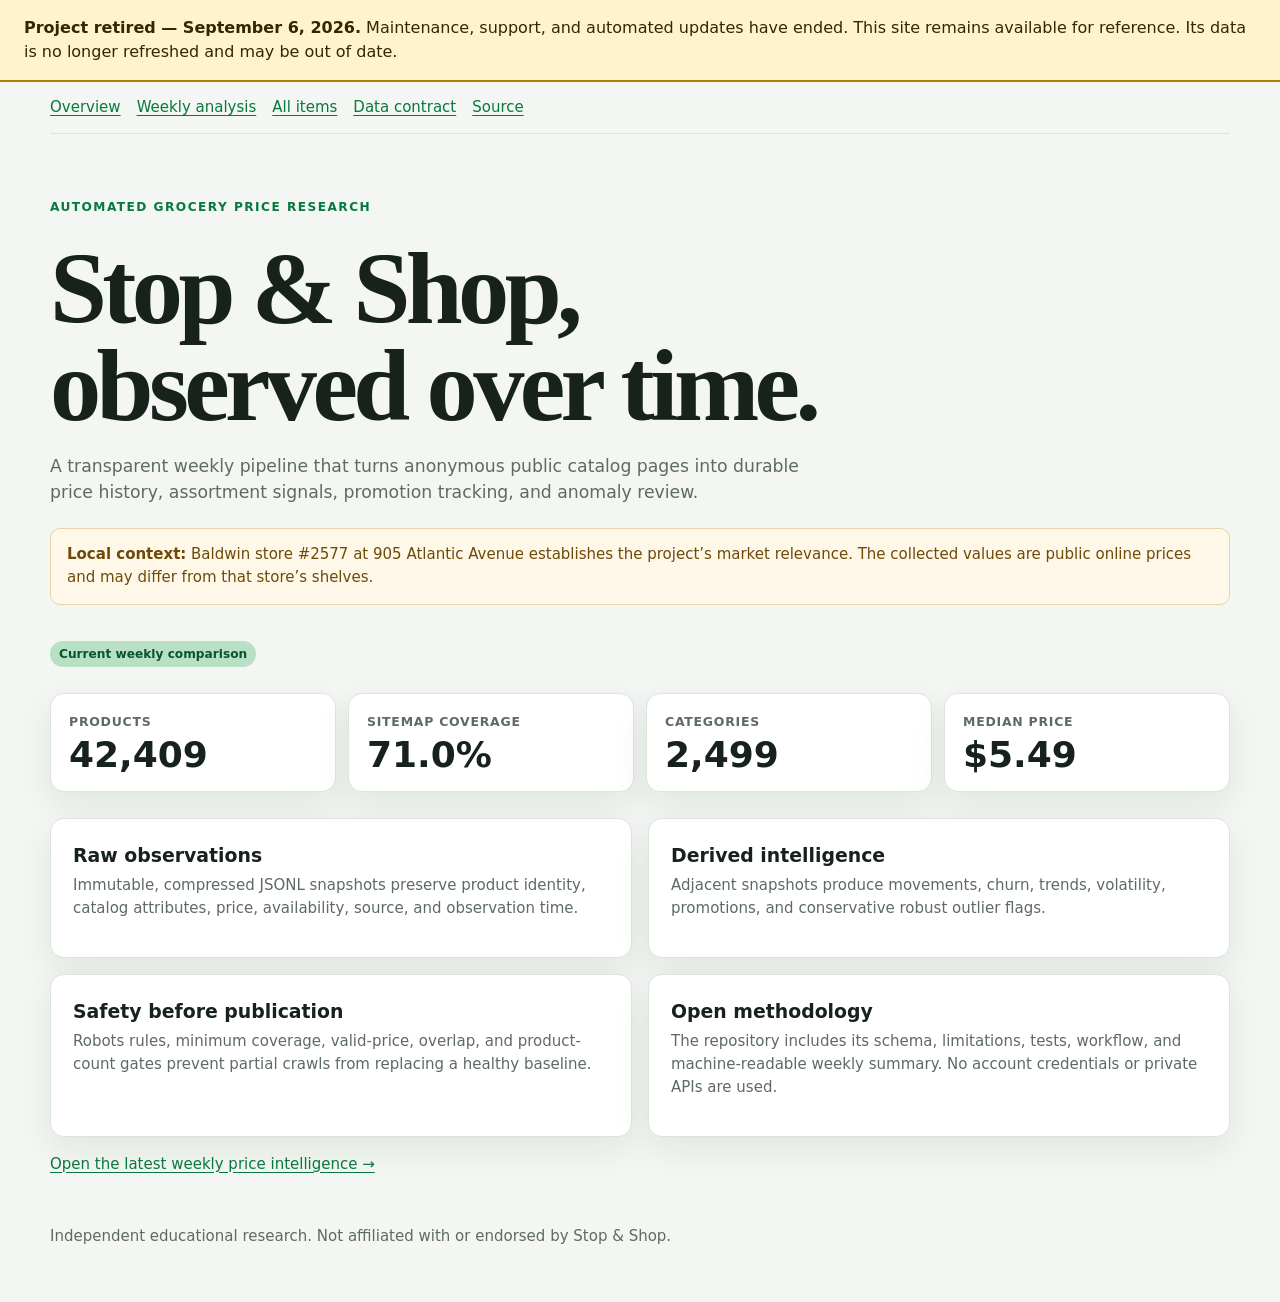
<file: docs/index.html>
<!doctype html><html lang="en"><head>
<!-- Google tag (gtag.js) -->
<script async src="https://www.googletagmanager.com/gtag/js?id=G-RSVR6Y389R"></script>
<script>
  window.dataLayer = window.dataLayer || [];
  function gtag(){dataLayer.push(arguments);}
  window.gtag = gtag;
  gtag('js', new Date());
  gtag('config', 'G-RSVR6Y389R');
</script>
<meta charset="utf-8"><meta name="viewport" content="width=device-width,initial-scale=1"><meta name="description" content="Longitudinal public Stop & Shop catalog price research."><title>Stop & Shop Research</title><style>
:root{--ink:#17221d;--muted:#5d6b63;--paper:#f3f6f2;--card:#fff;--line:#dce5dd;--green:#08783f;--green2:#b8e0c5;--red:#b23535;--amber:#aa6810;--shadow:0 12px 34px rgba(17,49,31,.08)}
*{box-sizing:border-box}html{scroll-behavior:smooth}body{margin:0;background:var(--paper);color:var(--ink);font:15px/1.55 ui-sans-serif,system-ui,-apple-system,BlinkMacSystemFont,"Segoe UI",sans-serif}a{color:var(--green);text-underline-offset:3px}a:focus-visible,button:focus-visible{outline:3px solid #ffb000;outline-offset:3px}.shell{width:min(1180px,calc(100% - 32px));margin:auto}.hero{padding:64px 0 36px}.eyebrow{color:var(--green);font-size:.76rem;font-weight:800;letter-spacing:.12em;text-transform:uppercase}.hero h1{max-width:900px;margin:.22em 0 .18em;font:600 clamp(2.6rem,8vw,6.6rem)/.95 Georgia,serif;letter-spacing:-.045em}.hero p{max-width:760px;margin:0;color:var(--muted);font-size:1.08rem}.notice{margin-top:22px;padding:14px 16px;border:1px solid #e7d5a9;background:#fff8e8;border-radius:10px;color:#6d4a0a}.metrics{display:grid;grid-template-columns:repeat(4,1fr);gap:12px;margin:26px 0}.metric,.panel{background:var(--card);border:1px solid var(--line);border-radius:14px;box-shadow:var(--shadow)}.metric{padding:18px}.metric span{display:block;color:var(--muted);font-size:.78rem;font-weight:700;text-transform:uppercase;letter-spacing:.06em}.metric strong{display:block;margin-top:5px;font-size:clamp(1.45rem,4vw,2.25rem);line-height:1}.grid{display:grid;grid-template-columns:repeat(2,1fr);gap:16px;margin:16px 0}.panel{padding:22px;overflow:hidden}.panel h2{margin:0 0 4px;font-size:1.18rem}.panel>p{margin:0 0 14px;color:var(--muted)}.wide{grid-column:1/-1}.table-wrap{overflow:auto;margin:0 -6px}table{width:100%;border-collapse:collapse;min-width:620px}th,td{padding:10px 8px;text-align:left;border-bottom:1px solid var(--line);vertical-align:top}th{color:var(--muted);font-size:.72rem;text-transform:uppercase;letter-spacing:.07em}td small{display:block;color:var(--muted);max-width:420px;white-space:nowrap;overflow:hidden;text-overflow:ellipsis}.up{color:var(--red);font-weight:750}.down{color:var(--green);font-weight:750}.tag{display:inline-block;padding:4px 9px;border-radius:999px;background:var(--green2);color:#07542f;font-size:.76rem;font-weight:750}.empty{padding:22px;border:1px dashed var(--line);border-radius:10px;color:var(--muted)}.bars{display:grid;gap:9px}.bar-row{display:grid;grid-template-columns:minmax(120px,1fr) 3fr 54px;gap:10px;align-items:center}.bar-label{white-space:nowrap;overflow:hidden;text-overflow:ellipsis}.bar-track{height:10px;background:#edf1ed;border-radius:999px;overflow:hidden}.bar-fill{height:100%;background:var(--green);border-radius:999px}.chart{width:100%;height:auto}.chart .axis{stroke:#cdd8cf;stroke-width:1}.chart .line{fill:none;stroke:var(--green);stroke-width:3}.chart .dot{fill:var(--card);stroke:var(--green);stroke-width:3}.chart text{font-size:11px;fill:var(--muted)}footer{padding:34px 0 54px;color:var(--muted)}.skip{position:absolute;left:-999px;top:0}.skip:focus{left:16px;top:16px;background:#fff;padding:10px;z-index:5}.nav{display:flex;gap:16px;flex-wrap:wrap;padding:14px 0;border-bottom:1px solid var(--line)}
@media(max-width:800px){.metrics{grid-template-columns:repeat(2,1fr)}.grid{grid-template-columns:1fr}.wide{grid-column:auto}.hero{padding-top:42px}}
@media(max-width:480px){.metrics{grid-template-columns:1fr}.shell{width:min(100% - 22px,1180px)}.panel{padding:16px}.hero h1{font-size:2.75rem}}
@media(prefers-reduced-motion:reduce){html{scroll-behavior:auto}}
</style></head>
<body>
<!-- project-retirement-notice -->
<aside aria-label="Project retirement notice" style="position:relative;z-index:2147483647;display:block;box-sizing:border-box;width:100%;margin:0;padding:16px 24px;background:#fff3cd;color:#332701;border-bottom:2px solid #ad8000;font:16px/1.5 system-ui,sans-serif;text-align:left">
<strong>Project retired — September 6, 2026.</strong> Maintenance, support, and automated updates have ended. This site remains available for reference. Its data is no longer refreshed and may be out of date.
</aside>
<a class="skip" href="#main">Skip to content</a><nav class="shell nav" aria-label="Primary"><a href="index.html" aria-current="page">Overview</a><a href="weekly-report.html">Weekly analysis</a><a href="https://frankiejvaldez.com/projects/stopshopresearch/catalog-history/" target="_top">All items</a><a href="data/weekly-summary.json" target="_blank" rel="noopener">Data contract</a><a href="https://github.com/frankstop/StopShopResearch" target="_blank" rel="noopener noreferrer">Source</a></nav>
<header class="shell hero"><div class="eyebrow">Automated grocery price research</div><h1>Stop & Shop, observed over time.</h1><p>A transparent weekly pipeline that turns anonymous public catalog pages into durable price history, assortment signals, promotion tracking, and anomaly review.</p><div class="notice"><strong>Local context:</strong> Baldwin store #2577 at 905 Atlantic Avenue establishes the project’s market relevance. The collected values are public online prices and may differ from that store’s shelves.</div></header>
<main id="main" class="shell"><span class="tag">Current weekly comparison</span><section class="metrics"><div class="metric"><span>Products</span><strong>42,409</strong></div><div class="metric"><span>Sitemap coverage</span><strong>71.0%</strong></div><div class="metric"><span>Categories</span><strong>2,499</strong></div><div class="metric"><span>Median price</span><strong>$5.49</strong></div></section>
<div class="grid"><section class="panel"><h2>Raw observations</h2><p>Immutable, compressed JSONL snapshots preserve product identity, catalog attributes, price, availability, source, and observation time.</p></section><section class="panel"><h2>Derived intelligence</h2><p>Adjacent snapshots produce movements, churn, trends, volatility, promotions, and conservative robust outlier flags.</p></section><section class="panel"><h2>Safety before publication</h2><p>Robots rules, minimum coverage, valid-price, overlap, and product-count gates prevent partial crawls from replacing a healthy baseline.</p></section><section class="panel"><h2>Open methodology</h2><p>The repository includes its schema, limitations, tests, workflow, and machine-readable weekly summary. No account credentials or private APIs are used.</p></section></div>
<p><a href="weekly-report.html">Open the latest weekly price intelligence →</a></p></main><footer class="shell">Independent educational research. Not affiliated with or endorsed by Stop & Shop.</footer></body></html>
</file>
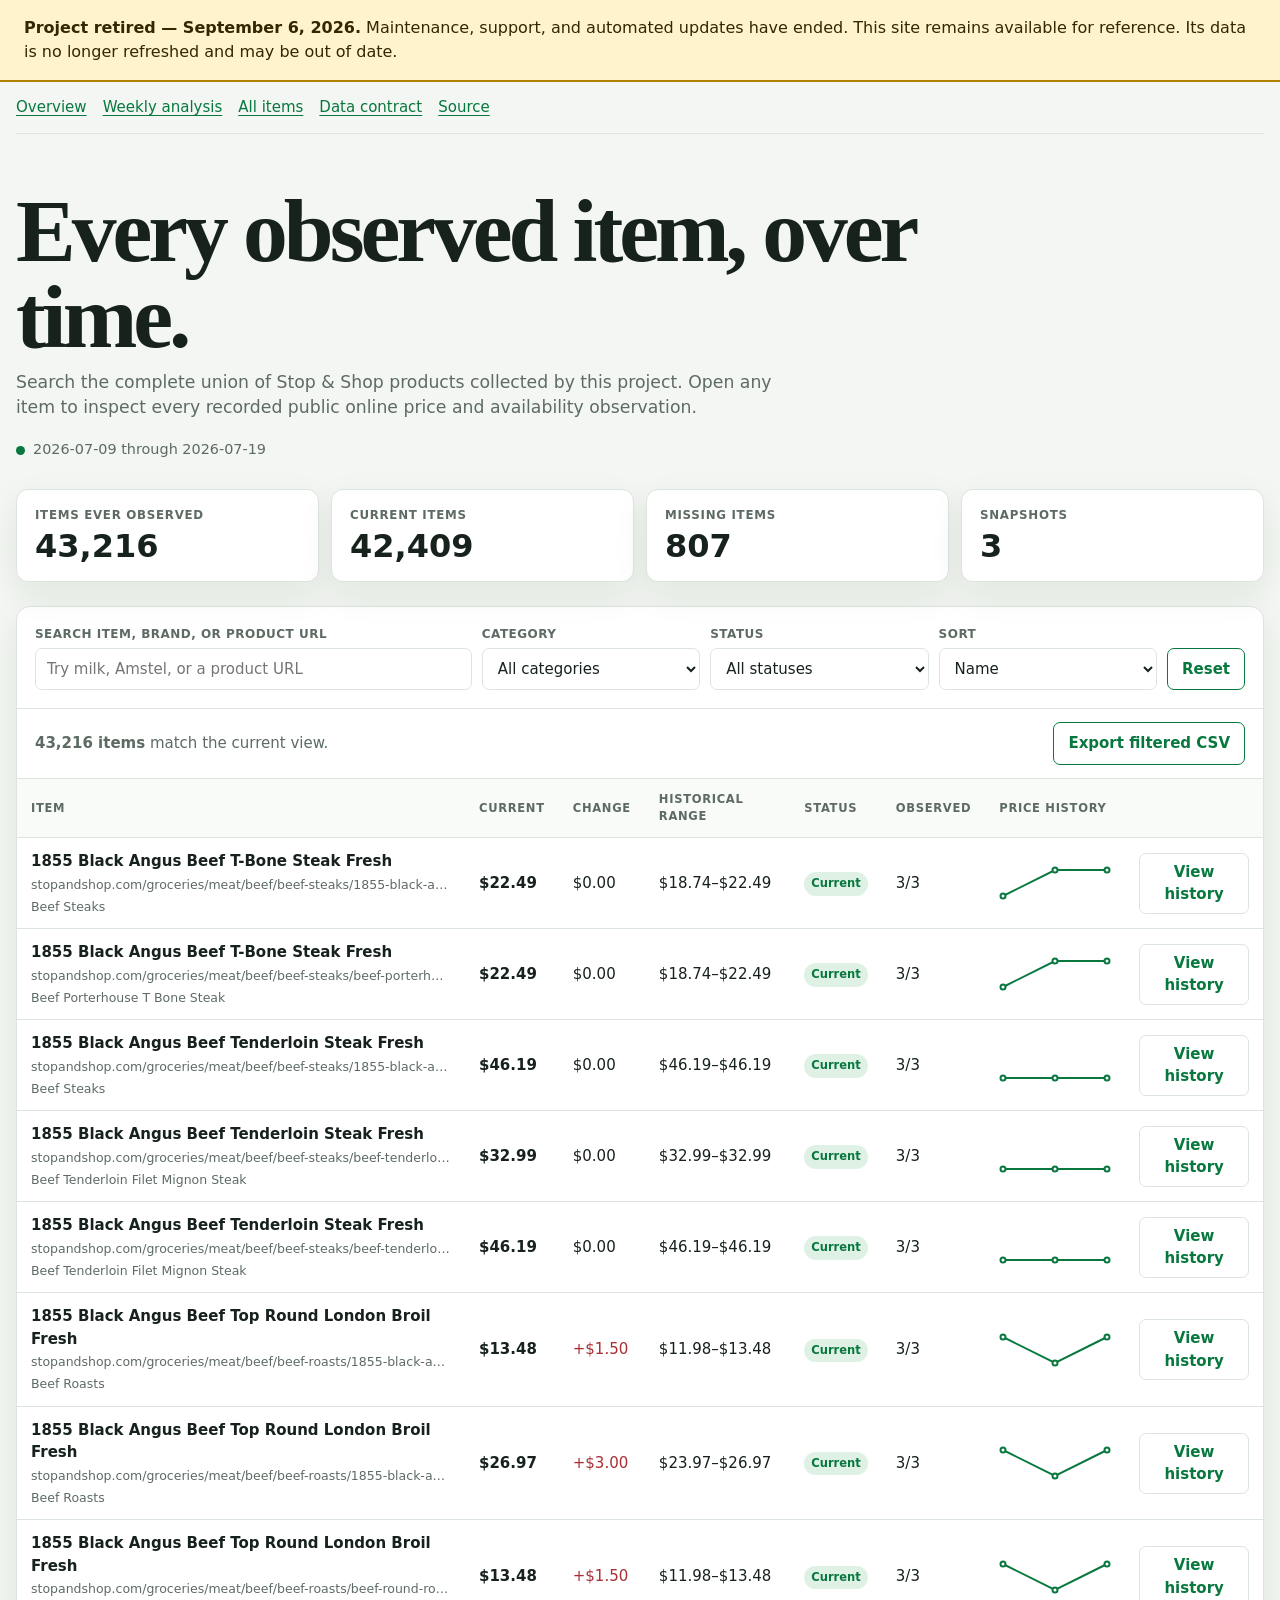
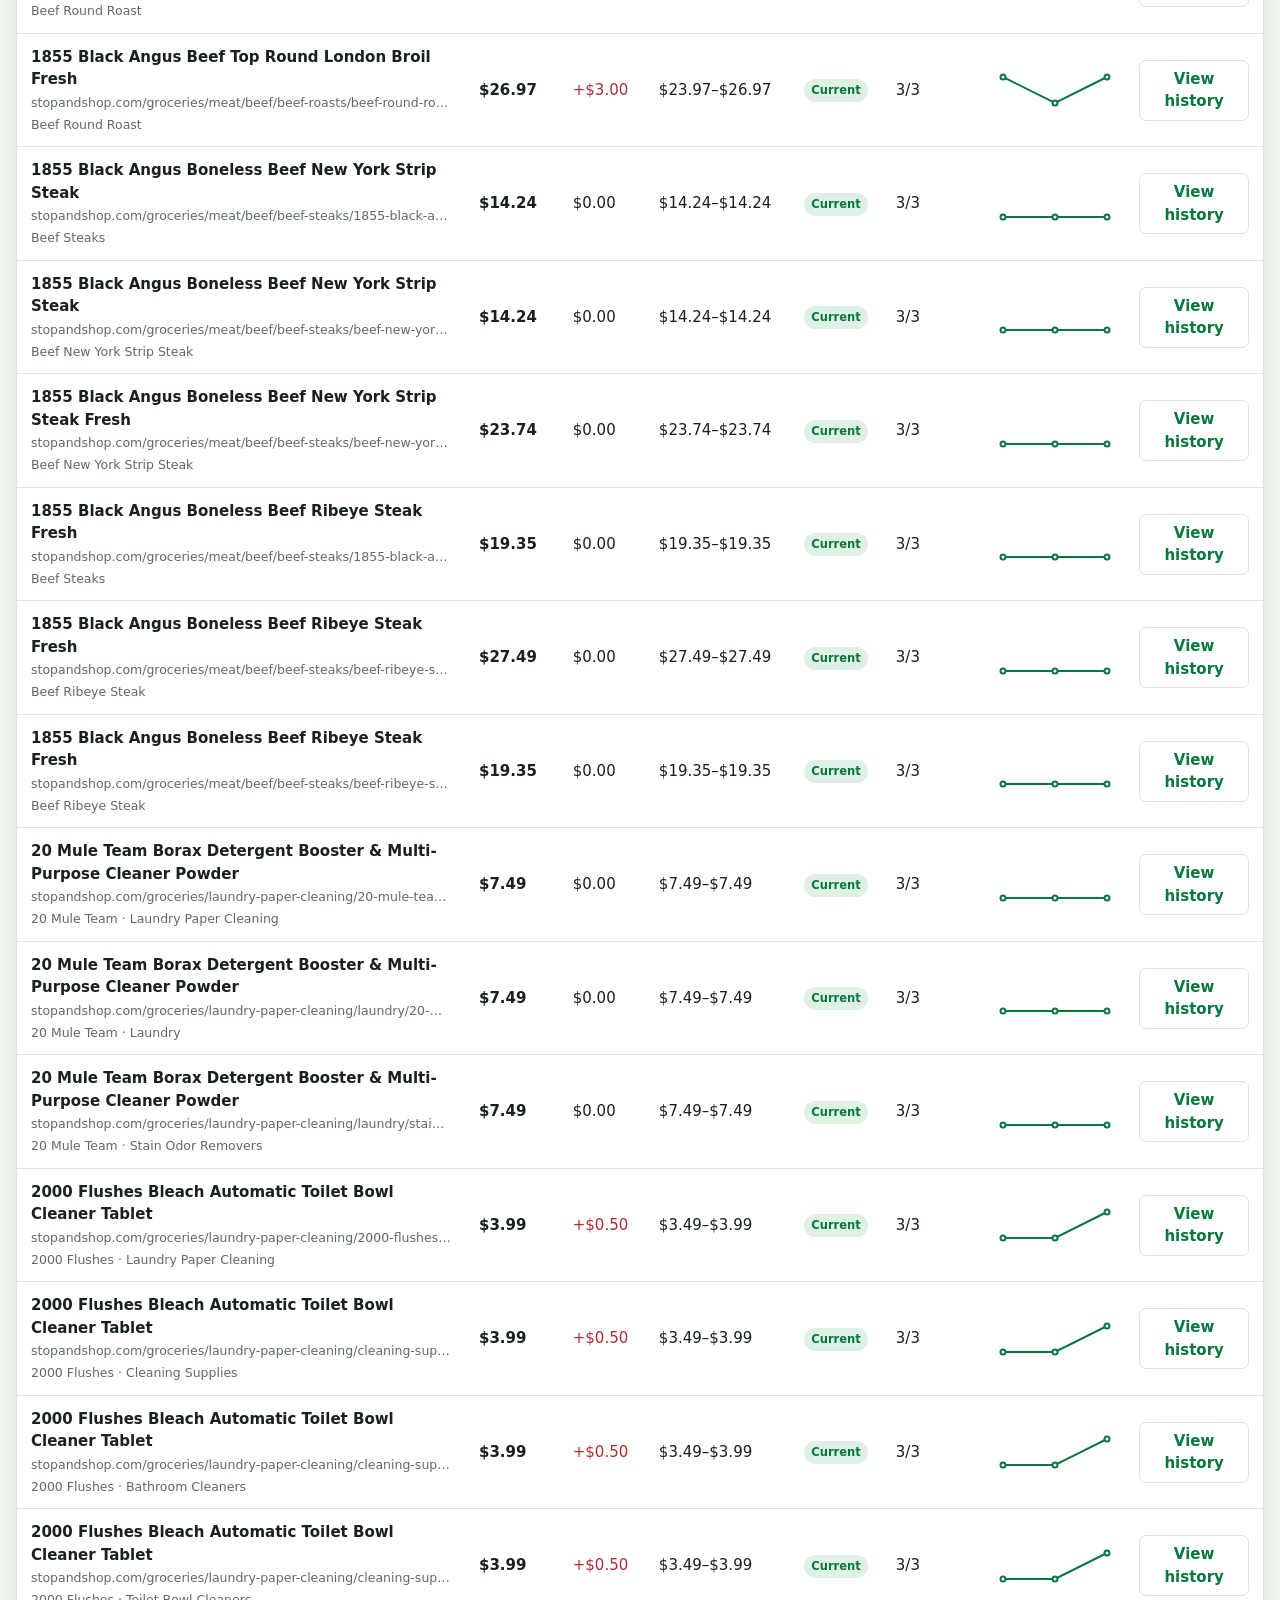
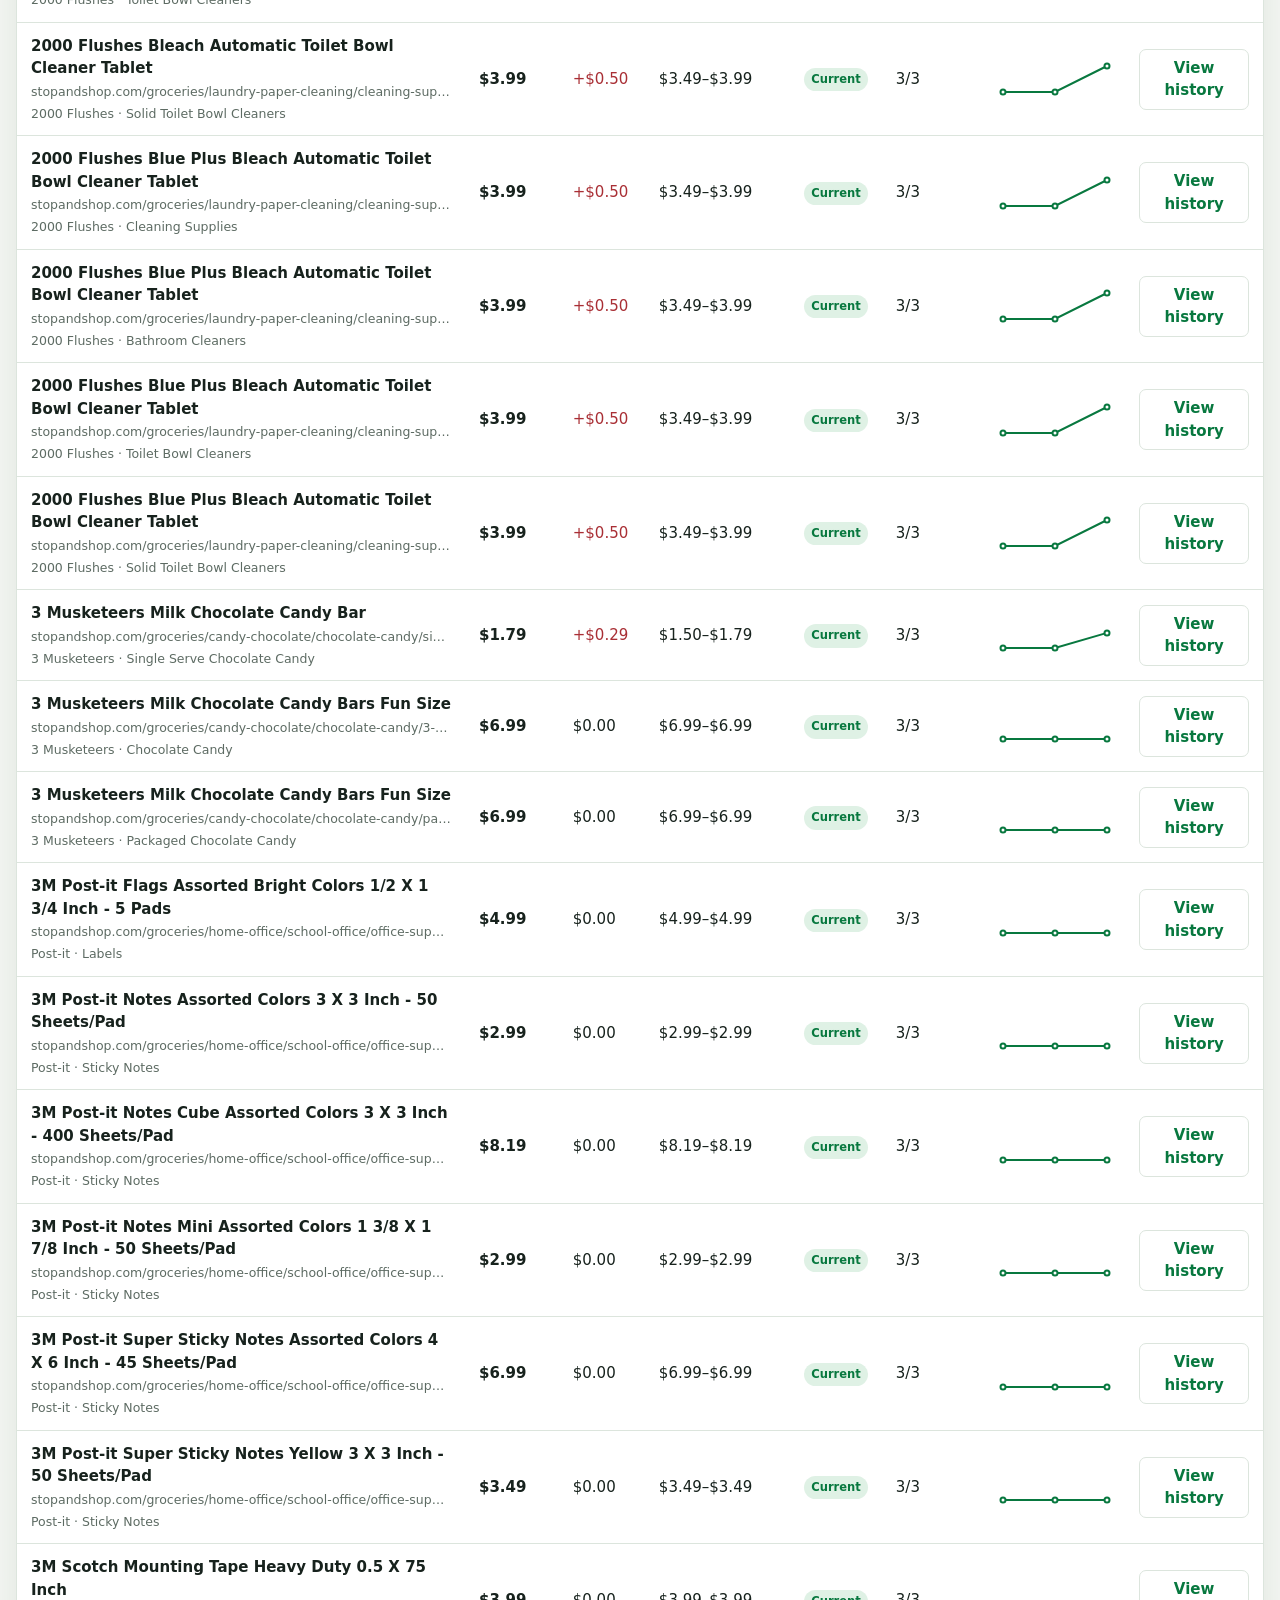
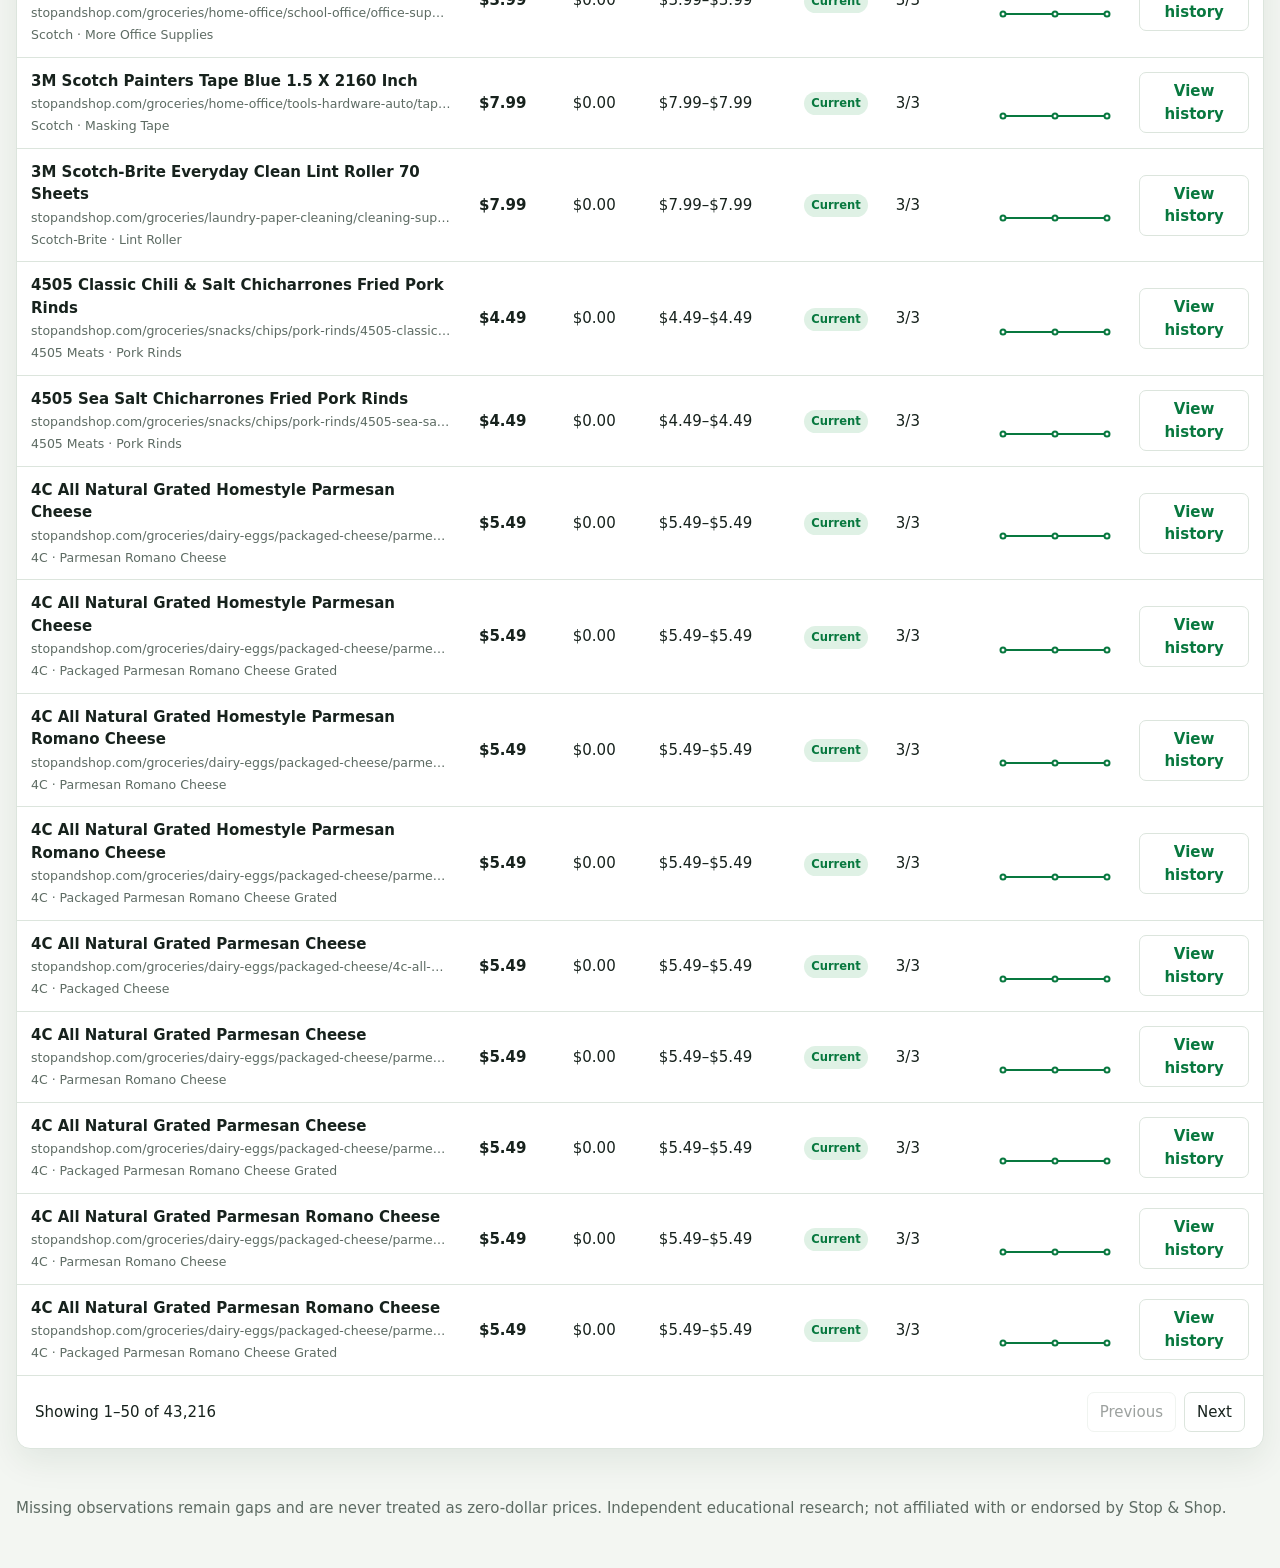
<file: docs/catalog-history.html>
<!doctype html>
<html lang="en">
<head>
  <meta charset="utf-8">
  <meta name="viewport" content="width=device-width,initial-scale=1">
  <meta name="description" content="Search every Stop & Shop product observed by this research project and inspect its complete public online price history.">
  <meta name="robots" content="index, follow">
  <link rel="canonical" href="https://frankiejvaldez.com/projects/stopshopresearch/catalog-history/">
  <title>All Item Price History | Stop & Shop Research</title>
  <link rel="stylesheet" href="assets/catalog-history.css">
  <script async src="https://www.googletagmanager.com/gtag/js?id=G-RSVR6Y389R"></script>
  <script>window.dataLayer=window.dataLayer||[];function gtag(){dataLayer.push(arguments)}window.gtag=gtag;gtag("js",new Date);gtag("config","G-RSVR6Y389R")</script>
  <script defer src="assets/catalog-history.js"></script>
</head>
<body>
<!-- project-retirement-notice -->
<aside aria-label="Project retirement notice" style="position:relative;z-index:2147483647;display:block;box-sizing:border-box;width:100%;margin:0;padding:16px 24px;background:#fff3cd;color:#332701;border-bottom:2px solid #ad8000;font:16px/1.5 system-ui,sans-serif;text-align:left">
<strong>Project retired — September 6, 2026.</strong> Maintenance, support, and automated updates have ended. This site remains available for reference. Its data is no longer refreshed and may be out of date.
</aside>

  <a class="skip" href="#main">Skip to catalog</a>
  <nav class="shell nav" aria-label="Primary"><a href="index.html">Overview</a><a href="weekly-report.html">Weekly analysis</a><a href="catalog-history.html" aria-current="page">All items</a><a href="data/weekly-summary.json" target="_blank" rel="noopener">Data contract</a><a href="https://github.com/frankstop/StopShopResearch" target="_blank" rel="noopener noreferrer">Source</a></nav>
  <header class="shell hero"><h1>Every observed item, over time.</h1><p>Search the complete union of Stop & Shop products collected by this project. Open any item to inspect every recorded public online price and availability observation.</p><div class="freshness" id="freshness">Loading observation range…</div></header>
  <main class="shell" id="main">
    <section class="metrics" aria-label="Catalog history summary"><div class="metric"><span>Items ever observed</span><strong id="metric-all">—</strong></div><div class="metric"><span>Current items</span><strong id="metric-current">—</strong></div><div class="metric"><span>Missing items</span><strong id="metric-missing">—</strong></div><div class="metric"><span>Snapshots</span><strong id="metric-snapshots">—</strong></div></section>
    <div id="loading" class="loading" role="status">Loading the complete catalog index…</div>
    <section class="workspace" id="catalog-workspace" hidden aria-label="All item price history explorer">
      <div class="controls">
        <div class="field search"><label for="query">Search item, brand, or product URL</label><input id="query" type="search" autocomplete="off" placeholder="Try milk, Amstel, or a product URL"></div>
        <div class="field"><label for="category">Category</label><select id="category"><option value="">All categories</option></select></div>
        <div class="field"><label for="status">Status</label><select id="status"><option value="">All statuses</option><option value="current">Current</option><option value="new">New</option><option value="returned">Returned</option><option value="missing">Missing</option></select></div>
        <div class="field"><label for="sort">Sort</label><select id="sort"><option value="name">Name</option><option value="price_asc">Current price: low to high</option><option value="price_desc">Current price: high to low</option><option value="change_up">Largest increase</option><option value="change_down">Largest decrease</option><option value="first_seen">Newest first seen</option><option value="last_seen">Most recently observed</option></select></div>
        <button class="button" id="reset-filters" type="button">Reset</button>
      </div>
      <div class="results-bar"><p><strong id="result-count">0 items</strong> match the current view.</p><button class="button" id="export-csv" type="button">Export filtered CSV</button></div>
      <div class="table-wrap"><table class="catalog"><thead><tr><th>Item</th><th>Current</th><th>Change</th><th>Historical range</th><th>Status</th><th>Observed</th><th>Price history</th><th></th></tr></thead><tbody id="catalog-body"></tbody></table></div>
      <div class="empty" id="empty-results" hidden>No items match these filters. Reset the filters or broaden the search.</div>
      <div class="pagination"><span id="page-status">No items</span><div class="pagination-buttons"><button id="previous-page" type="button">Previous</button><button id="next-page" type="button">Next</button></div></div>
    </section>
  </main>
  <dialog id="item-dialog" aria-labelledby="detail-title"><div id="item-detail"></div><button class="icon-button" id="close-dialog" type="button" aria-label="Close item history">Close</button></dialog>
  <footer class="shell">Missing observations remain gaps and are never treated as zero-dollar prices. Independent educational research; not affiliated with or endorsed by Stop & Shop.</footer>
</body>
</html>
</file>
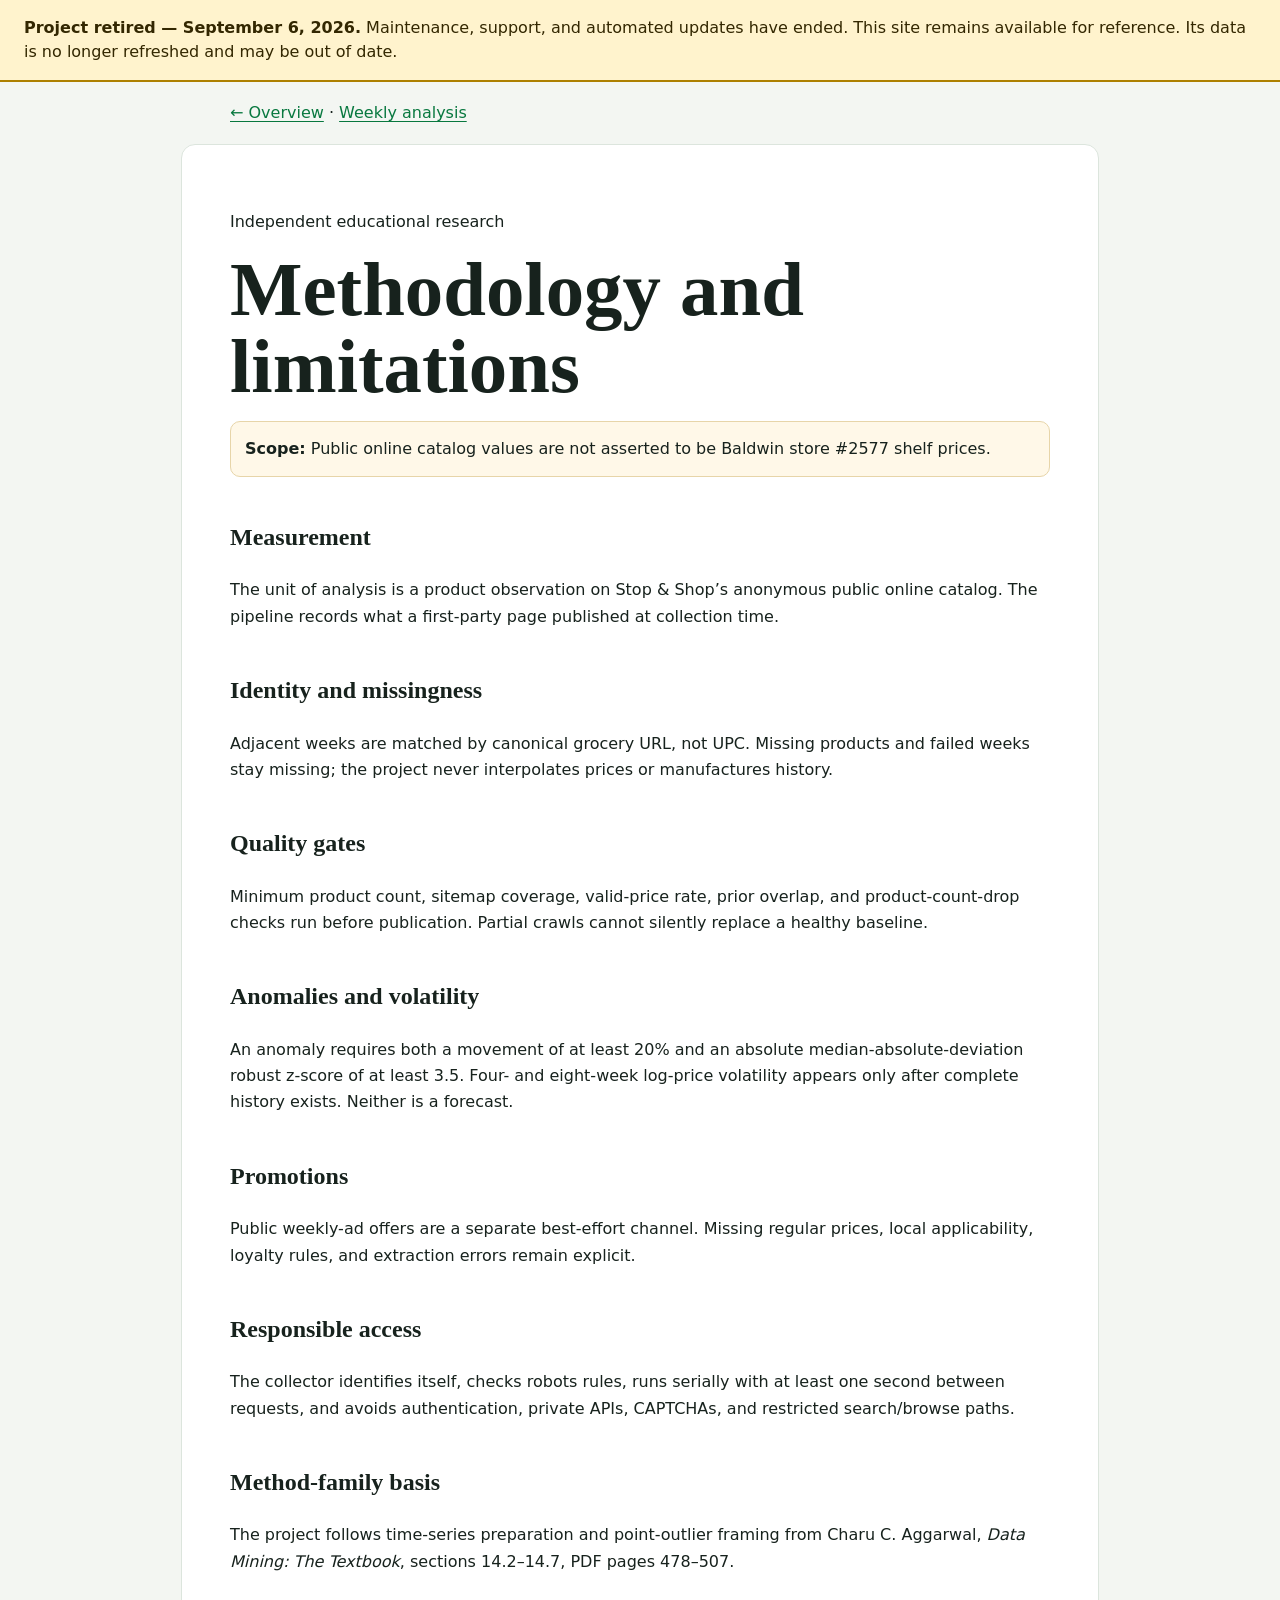
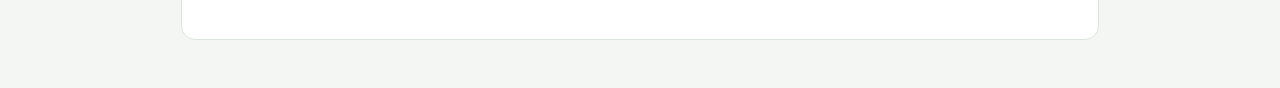
<file: docs/METHODOLOGY.html>
<!doctype html><html lang="en"><head>
<!-- Google tag (gtag.js) -->
<script async src="https://www.googletagmanager.com/gtag/js?id=G-RSVR6Y389R"></script>
<script>
  window.dataLayer = window.dataLayer || [];
  function gtag(){dataLayer.push(arguments);}
  window.gtag = gtag;
  gtag('js', new Date());
  gtag('config', 'G-RSVR6Y389R');
</script>
<meta charset="utf-8"><meta name="viewport" content="width=device-width,initial-scale=1"><meta name="description" content="Stop & Shop Research methodology and limitations"><title>Methodology | Stop & Shop Research</title><style>body{margin:0;background:#f3f6f2;color:#17221d;font:16px/1.65 system-ui,sans-serif}main,nav{width:min(820px,calc(100% - 32px));margin:auto}nav{padding:18px 0}main{background:#fff;border:1px solid #dce5dd;border-radius:14px;padding:clamp(20px,5vw,48px);margin-bottom:48px}h1,h2{font-family:Georgia,serif}h1{font-size:clamp(2.4rem,7vw,4.8rem);line-height:1;margin:.2em 0}h2{margin-top:1.7em}a{color:#08783f;text-underline-offset:3px}.notice{padding:14px;background:#fff8e8;border:1px solid #e7d5a9;border-radius:10px}</style></head><body>
<!-- project-retirement-notice -->
<aside aria-label="Project retirement notice" style="position:relative;z-index:2147483647;display:block;box-sizing:border-box;width:100%;margin:0;padding:16px 24px;background:#fff3cd;color:#332701;border-bottom:2px solid #ad8000;font:16px/1.5 system-ui,sans-serif;text-align:left">
<strong>Project retired — September 6, 2026.</strong> Maintenance, support, and automated updates have ended. This site remains available for reference. Its data is no longer refreshed and may be out of date.
</aside>
<nav><a href="index.html">← Overview</a> · <a href="weekly-report.html">Weekly analysis</a></nav><main><p>Independent educational research</p><h1>Methodology and limitations</h1><div class="notice"><strong>Scope:</strong> Public online catalog values are not asserted to be Baldwin store #2577 shelf prices.</div><h2>Measurement</h2><p>The unit of analysis is a product observation on Stop & Shop’s anonymous public online catalog. The pipeline records what a first-party page published at collection time.</p><h2>Identity and missingness</h2><p>Adjacent weeks are matched by canonical grocery URL, not UPC. Missing products and failed weeks stay missing; the project never interpolates prices or manufactures history.</p><h2>Quality gates</h2><p>Minimum product count, sitemap coverage, valid-price rate, prior overlap, and product-count-drop checks run before publication. Partial crawls cannot silently replace a healthy baseline.</p><h2>Anomalies and volatility</h2><p>An anomaly requires both a movement of at least 20% and an absolute median-absolute-deviation robust z-score of at least 3.5. Four- and eight-week log-price volatility appears only after complete history exists. Neither is a forecast.</p><h2>Promotions</h2><p>Public weekly-ad offers are a separate best-effort channel. Missing regular prices, local applicability, loyalty rules, and extraction errors remain explicit.</p><h2>Responsible access</h2><p>The collector identifies itself, checks robots rules, runs serially with at least one second between requests, and avoids authentication, private APIs, CAPTCHAs, and restricted search/browse paths.</p><h2>Method-family basis</h2><p>The project follows time-series preparation and point-outlier framing from Charu C. Aggarwal, <em>Data Mining: The Textbook</em>, sections 14.2–14.7, PDF pages 478–507.</p></main></body></html>
</file>
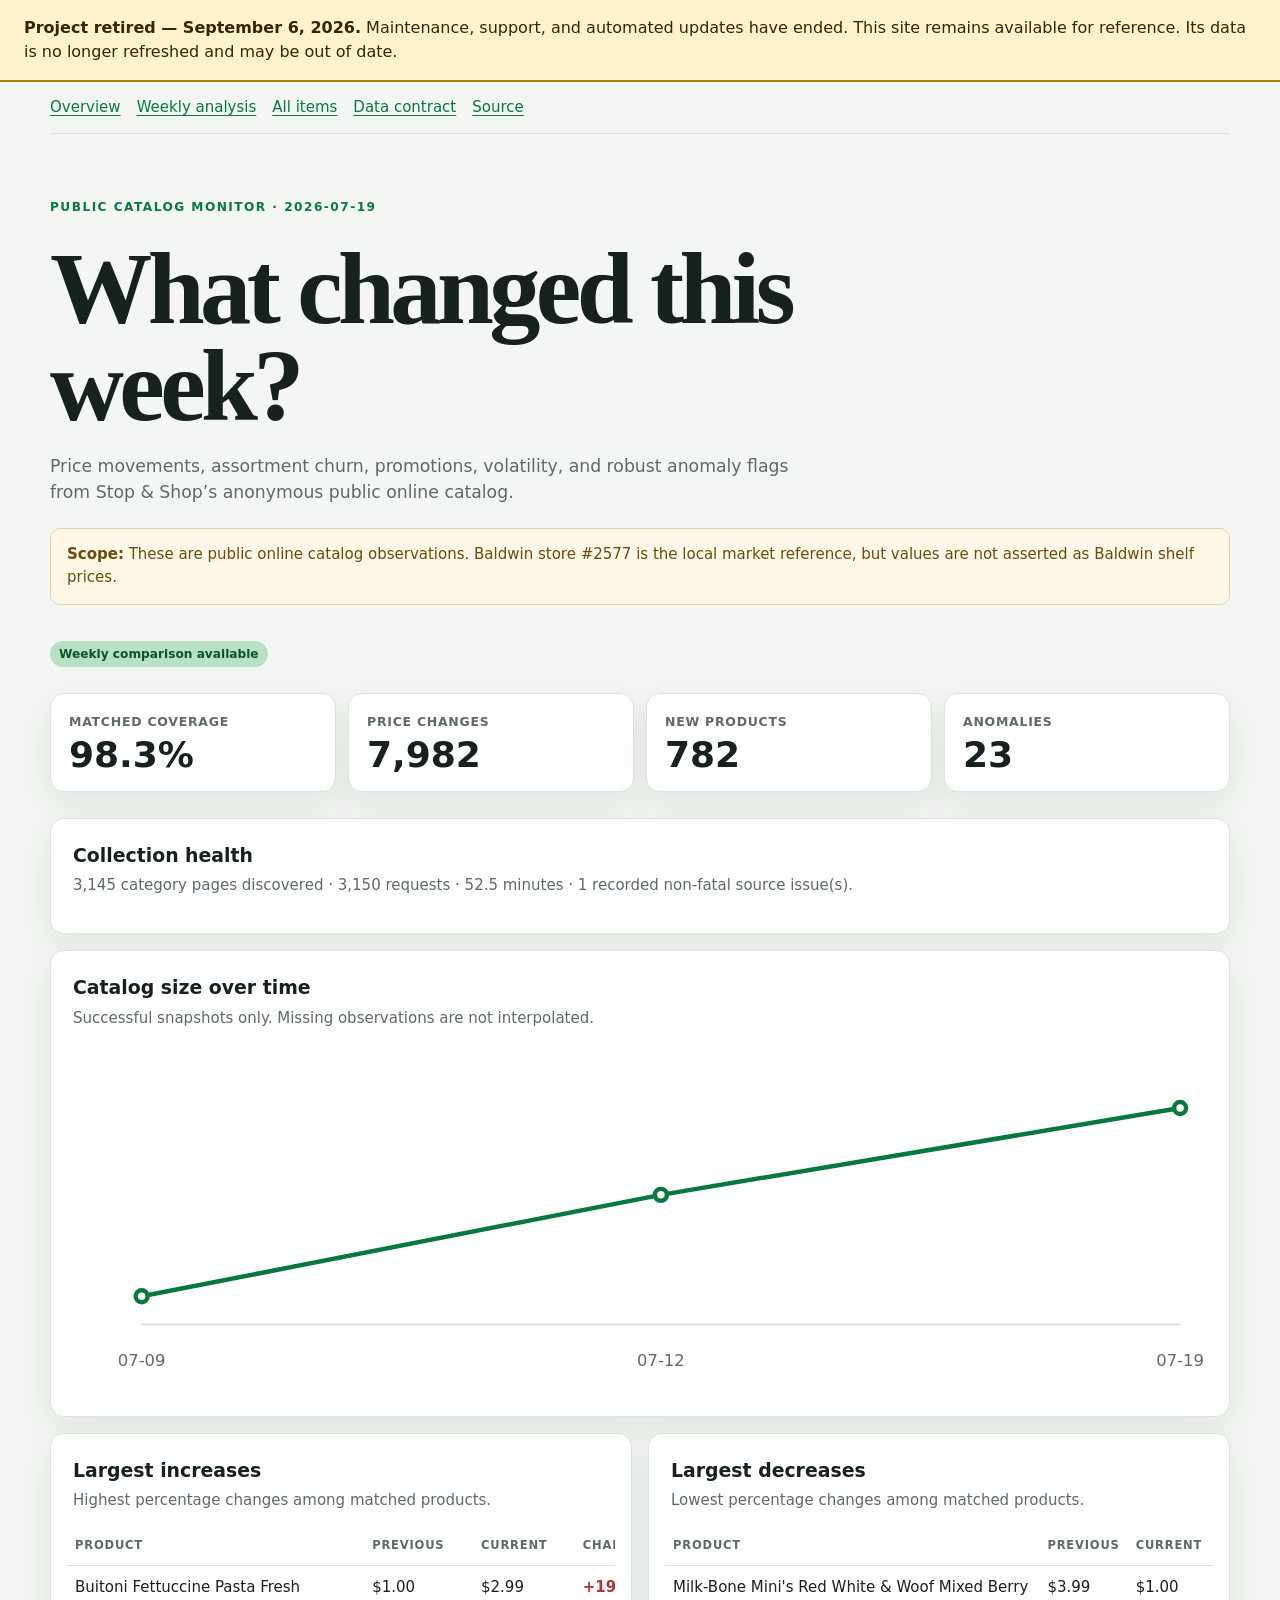
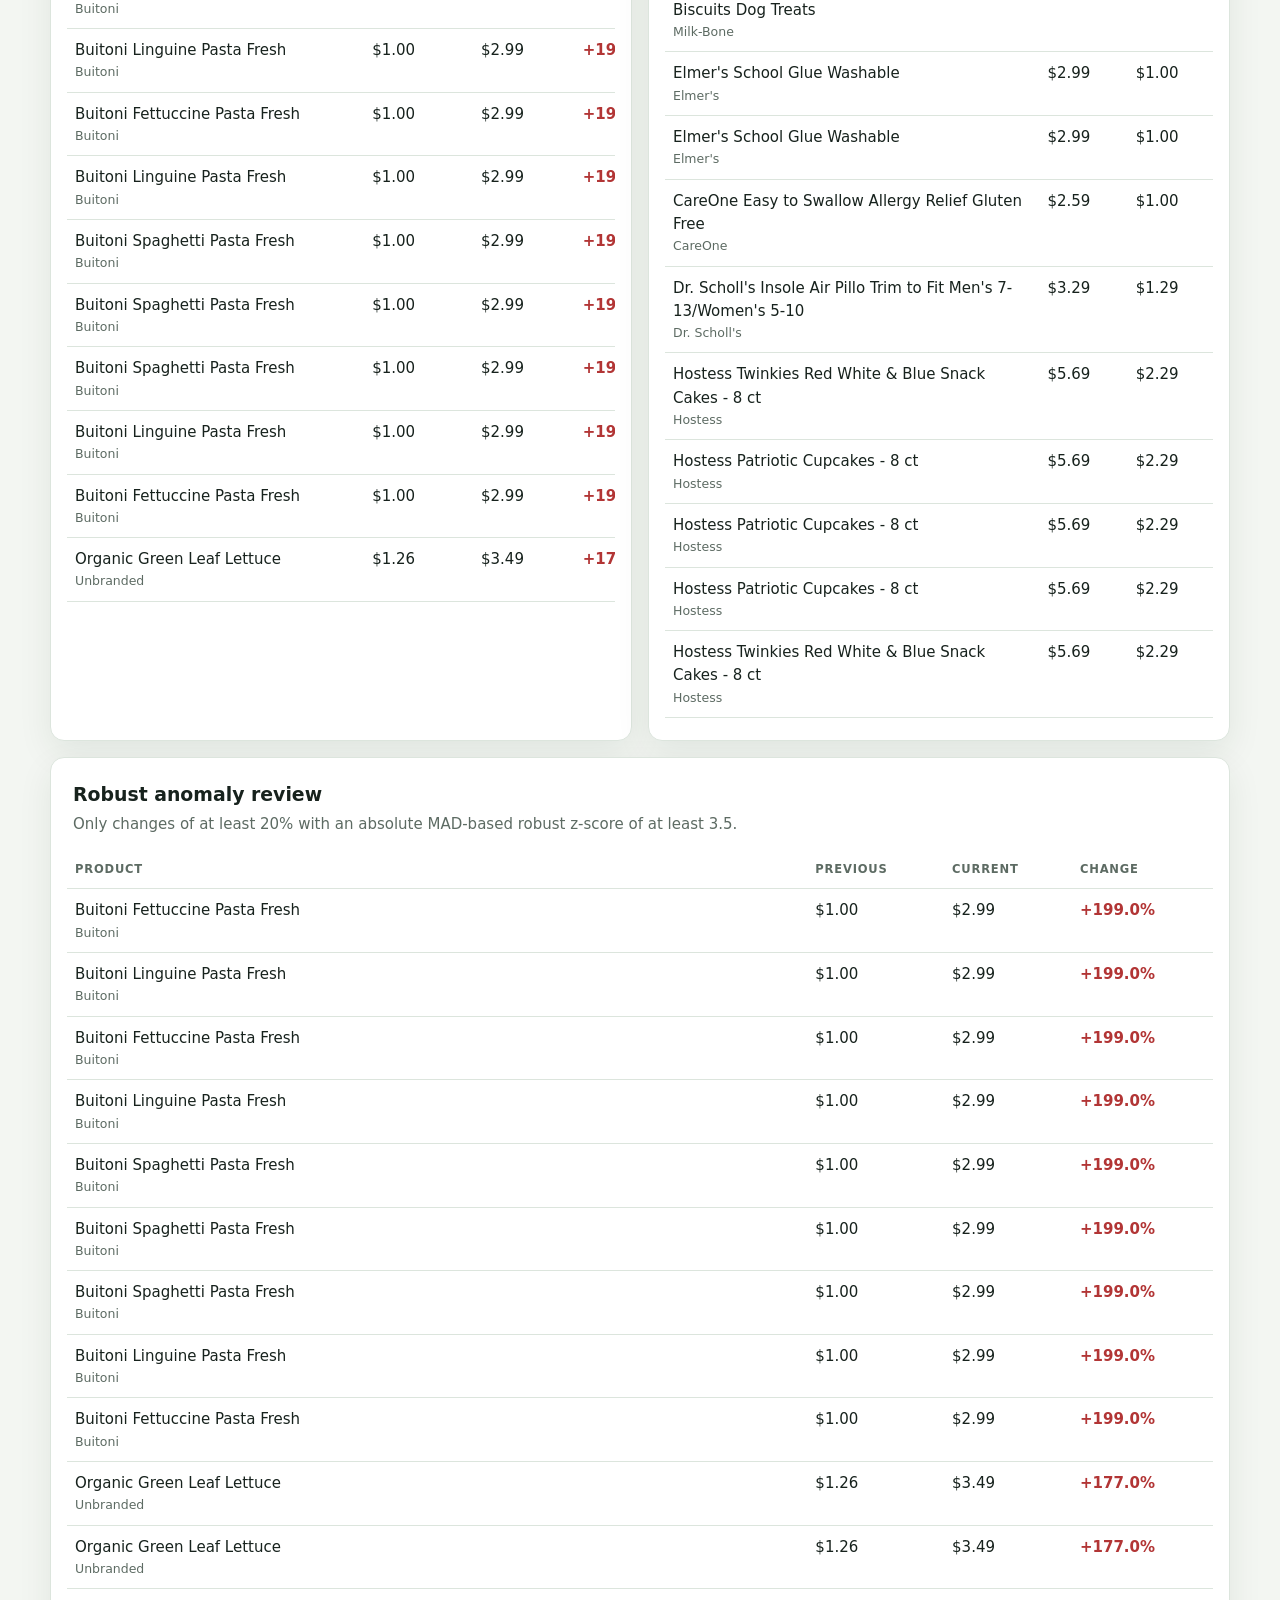
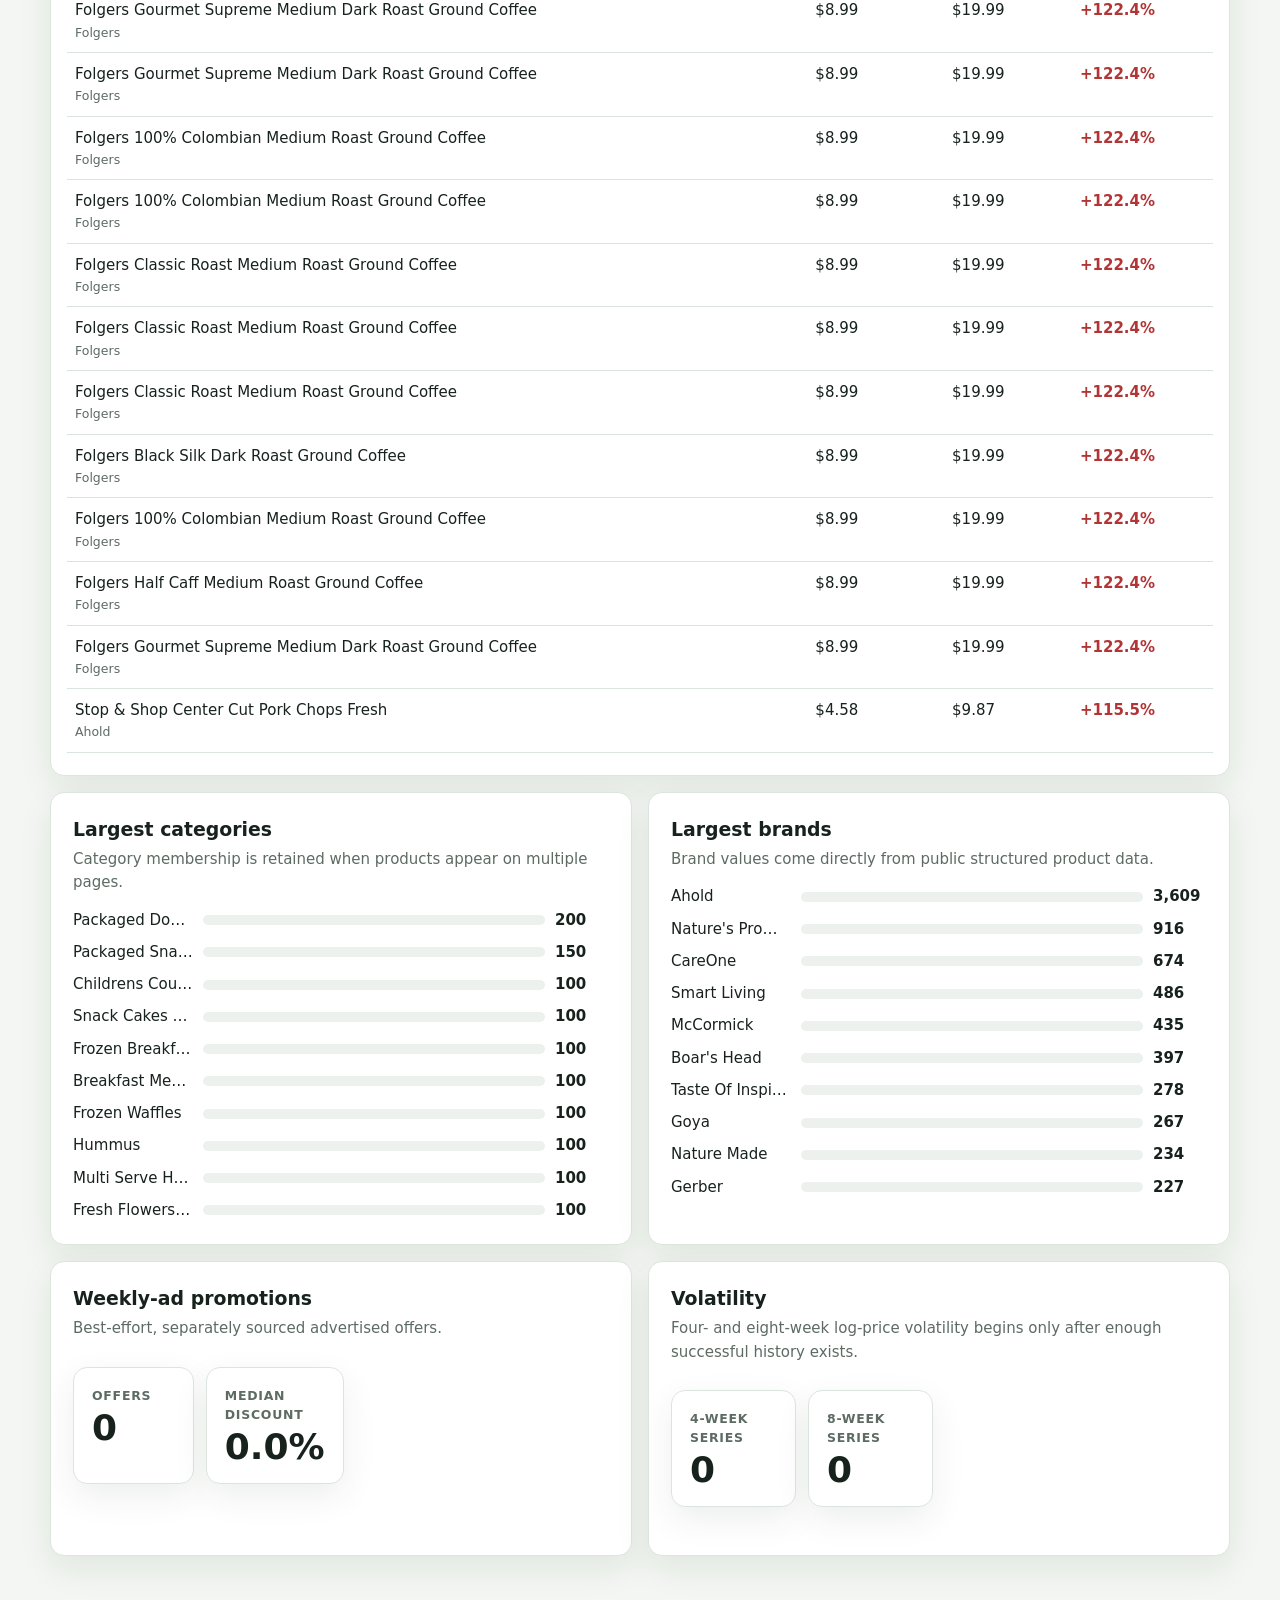
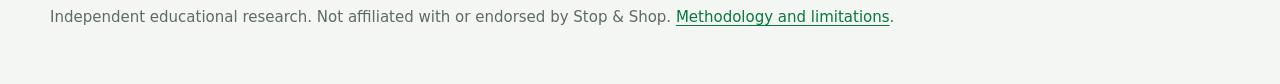
<file: docs/weekly-report.html>
<!doctype html>
<html lang="en"><head>
<!-- Google tag (gtag.js) -->
<script async src="https://www.googletagmanager.com/gtag/js?id=G-RSVR6Y389R"></script>
<script>
  window.dataLayer = window.dataLayer || [];
  function gtag(){dataLayer.push(arguments);}
  window.gtag = gtag;
  gtag('js', new Date());
  gtag('config', 'G-RSVR6Y389R');
</script>
<meta charset="utf-8"><meta name="viewport" content="width=device-width,initial-scale=1">
<meta name="description" content="Automated weekly Stop & Shop public catalog price intelligence and anomaly analysis.">
<title>Weekly Price Intelligence | Stop & Shop Research</title><style>
:root{--ink:#17221d;--muted:#5d6b63;--paper:#f3f6f2;--card:#fff;--line:#dce5dd;--green:#08783f;--green2:#b8e0c5;--red:#b23535;--amber:#aa6810;--shadow:0 12px 34px rgba(17,49,31,.08)}
*{box-sizing:border-box}html{scroll-behavior:smooth}body{margin:0;background:var(--paper);color:var(--ink);font:15px/1.55 ui-sans-serif,system-ui,-apple-system,BlinkMacSystemFont,"Segoe UI",sans-serif}a{color:var(--green);text-underline-offset:3px}a:focus-visible,button:focus-visible{outline:3px solid #ffb000;outline-offset:3px}.shell{width:min(1180px,calc(100% - 32px));margin:auto}.hero{padding:64px 0 36px}.eyebrow{color:var(--green);font-size:.76rem;font-weight:800;letter-spacing:.12em;text-transform:uppercase}.hero h1{max-width:900px;margin:.22em 0 .18em;font:600 clamp(2.6rem,8vw,6.6rem)/.95 Georgia,serif;letter-spacing:-.045em}.hero p{max-width:760px;margin:0;color:var(--muted);font-size:1.08rem}.notice{margin-top:22px;padding:14px 16px;border:1px solid #e7d5a9;background:#fff8e8;border-radius:10px;color:#6d4a0a}.metrics{display:grid;grid-template-columns:repeat(4,1fr);gap:12px;margin:26px 0}.metric,.panel{background:var(--card);border:1px solid var(--line);border-radius:14px;box-shadow:var(--shadow)}.metric{padding:18px}.metric span{display:block;color:var(--muted);font-size:.78rem;font-weight:700;text-transform:uppercase;letter-spacing:.06em}.metric strong{display:block;margin-top:5px;font-size:clamp(1.45rem,4vw,2.25rem);line-height:1}.grid{display:grid;grid-template-columns:repeat(2,1fr);gap:16px;margin:16px 0}.panel{padding:22px;overflow:hidden}.panel h2{margin:0 0 4px;font-size:1.18rem}.panel>p{margin:0 0 14px;color:var(--muted)}.wide{grid-column:1/-1}.table-wrap{overflow:auto;margin:0 -6px}table{width:100%;border-collapse:collapse;min-width:620px}th,td{padding:10px 8px;text-align:left;border-bottom:1px solid var(--line);vertical-align:top}th{color:var(--muted);font-size:.72rem;text-transform:uppercase;letter-spacing:.07em}td small{display:block;color:var(--muted);max-width:420px;white-space:nowrap;overflow:hidden;text-overflow:ellipsis}.up{color:var(--red);font-weight:750}.down{color:var(--green);font-weight:750}.tag{display:inline-block;padding:4px 9px;border-radius:999px;background:var(--green2);color:#07542f;font-size:.76rem;font-weight:750}.empty{padding:22px;border:1px dashed var(--line);border-radius:10px;color:var(--muted)}.bars{display:grid;gap:9px}.bar-row{display:grid;grid-template-columns:minmax(120px,1fr) 3fr 54px;gap:10px;align-items:center}.bar-label{white-space:nowrap;overflow:hidden;text-overflow:ellipsis}.bar-track{height:10px;background:#edf1ed;border-radius:999px;overflow:hidden}.bar-fill{height:100%;background:var(--green);border-radius:999px}.chart{width:100%;height:auto}.chart .axis{stroke:#cdd8cf;stroke-width:1}.chart .line{fill:none;stroke:var(--green);stroke-width:3}.chart .dot{fill:var(--card);stroke:var(--green);stroke-width:3}.chart text{font-size:11px;fill:var(--muted)}footer{padding:34px 0 54px;color:var(--muted)}.skip{position:absolute;left:-999px;top:0}.skip:focus{left:16px;top:16px;background:#fff;padding:10px;z-index:5}.nav{display:flex;gap:16px;flex-wrap:wrap;padding:14px 0;border-bottom:1px solid var(--line)}
@media(max-width:800px){.metrics{grid-template-columns:repeat(2,1fr)}.grid{grid-template-columns:1fr}.wide{grid-column:auto}.hero{padding-top:42px}}
@media(max-width:480px){.metrics{grid-template-columns:1fr}.shell{width:min(100% - 22px,1180px)}.panel{padding:16px}.hero h1{font-size:2.75rem}}
@media(prefers-reduced-motion:reduce){html{scroll-behavior:auto}}
</style></head>
<body>
<!-- project-retirement-notice -->
<aside aria-label="Project retirement notice" style="position:relative;z-index:2147483647;display:block;box-sizing:border-box;width:100%;margin:0;padding:16px 24px;background:#fff3cd;color:#332701;border-bottom:2px solid #ad8000;font:16px/1.5 system-ui,sans-serif;text-align:left">
<strong>Project retired — September 6, 2026.</strong> Maintenance, support, and automated updates have ended. This site remains available for reference. Its data is no longer refreshed and may be out of date.
</aside>
<a class="skip" href="#main">Skip to analysis</a><nav class="shell nav" aria-label="Primary"><a href="index.html">Overview</a><a href="weekly-report.html" aria-current="page">Weekly analysis</a><a href="https://frankiejvaldez.com/projects/stopshopresearch/catalog-history/" target="_top">All items</a><a href="data/weekly-summary.json" target="_blank" rel="noopener">Data contract</a><a href="https://github.com/frankstop/StopShopResearch" target="_blank" rel="noopener noreferrer">Source</a></nav>
<header class="shell hero"><div class="eyebrow">Public catalog monitor · 2026-07-19</div><h1>What changed this week?</h1><p>Price movements, assortment churn, promotions, volatility, and robust anomaly flags from Stop & Shop’s anonymous public online catalog.</p><div class="notice"><strong>Scope:</strong> These are public online catalog observations. Baldwin store #2577 is the local market reference, but values are not asserted as Baldwin shelf prices.</div></header>
<main id="main" class="shell"><span class="tag">Weekly comparison available</span><section class="metrics" aria-label="Latest metrics"><div class="metric"><span>Matched coverage</span><strong>98.3%</strong></div><div class="metric"><span>Price changes</span><strong>7,982</strong></div><div class="metric"><span>New products</span><strong>782</strong></div><div class="metric"><span>Anomalies</span><strong>23</strong></div></section>
<section class="panel wide"><h2>Collection health</h2><p>3,145 category pages discovered · 3,150 requests · 52.5 minutes · 1 recorded non-fatal source issue(s).</p></section>
<div class="grid"><section class="panel wide"><h2>Catalog size over time</h2><p>Successful snapshots only. Missing observations are not interpolated.</p><svg class="chart" viewBox="0 0 760 230" role="img" aria-label="Unique catalog products over time"><line class="axis" x1="46" y1="188" x2="742" y2="188"/><polyline class="line" points="46.0,169.1 394.0,101.1 742.0,42.9"/><circle class="dot" cx="46.0" cy="169.1" r="4"><title>2026-07-09: 42,255.00</title></circle><text x="46.0" y="216" text-anchor="middle">07-09</text><circle class="dot" cx="394.0" cy="101.1" r="4"><title>2026-07-12: 42,338.00</title></circle><text x="394.0" y="216" text-anchor="middle">07-12</text><circle class="dot" cx="742.0" cy="42.9" r="4"><title>2026-07-19: 42,409.00</title></circle><text x="742.0" y="216" text-anchor="middle">07-19</text></svg></section>
<section class="panel"><h2>Largest increases</h2><p>Highest percentage changes among matched products.</p><div class="table-wrap"><table><thead><tr><th>Product</th><th>Previous</th><th>Current</th><th>Change</th></tr></thead><tbody><tr><td>Buitoni Fettuccine Pasta Fresh<small>Buitoni</small></td><td>$1.00</td><td>$2.99</td><td class="up">+199.0%</td></tr><tr><td>Buitoni Linguine Pasta Fresh<small>Buitoni</small></td><td>$1.00</td><td>$2.99</td><td class="up">+199.0%</td></tr><tr><td>Buitoni Fettuccine Pasta Fresh<small>Buitoni</small></td><td>$1.00</td><td>$2.99</td><td class="up">+199.0%</td></tr><tr><td>Buitoni Linguine Pasta Fresh<small>Buitoni</small></td><td>$1.00</td><td>$2.99</td><td class="up">+199.0%</td></tr><tr><td>Buitoni Spaghetti Pasta Fresh<small>Buitoni</small></td><td>$1.00</td><td>$2.99</td><td class="up">+199.0%</td></tr><tr><td>Buitoni Spaghetti Pasta Fresh<small>Buitoni</small></td><td>$1.00</td><td>$2.99</td><td class="up">+199.0%</td></tr><tr><td>Buitoni Spaghetti Pasta Fresh<small>Buitoni</small></td><td>$1.00</td><td>$2.99</td><td class="up">+199.0%</td></tr><tr><td>Buitoni Linguine Pasta Fresh<small>Buitoni</small></td><td>$1.00</td><td>$2.99</td><td class="up">+199.0%</td></tr><tr><td>Buitoni Fettuccine Pasta Fresh<small>Buitoni</small></td><td>$1.00</td><td>$2.99</td><td class="up">+199.0%</td></tr><tr><td>Organic Green Leaf Lettuce<small>Unbranded</small></td><td>$1.26</td><td>$3.49</td><td class="up">+177.0%</td></tr></tbody></table></div></section>
<section class="panel"><h2>Largest decreases</h2><p>Lowest percentage changes among matched products.</p><div class="table-wrap"><table><thead><tr><th>Product</th><th>Previous</th><th>Current</th><th>Change</th></tr></thead><tbody><tr><td>Milk-Bone Mini&#x27;s Red White &amp; Woof Mixed Berry Biscuits Dog Treats<small>Milk-Bone</small></td><td>$3.99</td><td>$1.00</td><td class="down">-74.9%</td></tr><tr><td>Elmer&#x27;s School Glue Washable<small>Elmer&#x27;s</small></td><td>$2.99</td><td>$1.00</td><td class="down">-66.6%</td></tr><tr><td>Elmer&#x27;s School Glue Washable<small>Elmer&#x27;s</small></td><td>$2.99</td><td>$1.00</td><td class="down">-66.6%</td></tr><tr><td>CareOne Easy to Swallow Allergy Relief Gluten Free<small>CareOne</small></td><td>$2.59</td><td>$1.00</td><td class="down">-61.4%</td></tr><tr><td>Dr. Scholl&#x27;s Insole Air Pillo Trim to Fit Men&#x27;s 7-13/Women&#x27;s 5-10<small>Dr. Scholl&#x27;s</small></td><td>$3.29</td><td>$1.29</td><td class="down">-60.8%</td></tr><tr><td>Hostess Twinkies Red White &amp; Blue Snack Cakes - 8 ct<small>Hostess</small></td><td>$5.69</td><td>$2.29</td><td class="down">-59.8%</td></tr><tr><td>Hostess Patriotic Cupcakes - 8 ct<small>Hostess</small></td><td>$5.69</td><td>$2.29</td><td class="down">-59.8%</td></tr><tr><td>Hostess Patriotic Cupcakes - 8 ct<small>Hostess</small></td><td>$5.69</td><td>$2.29</td><td class="down">-59.8%</td></tr><tr><td>Hostess Patriotic Cupcakes - 8 ct<small>Hostess</small></td><td>$5.69</td><td>$2.29</td><td class="down">-59.8%</td></tr><tr><td>Hostess Twinkies Red White &amp; Blue Snack Cakes - 8 ct<small>Hostess</small></td><td>$5.69</td><td>$2.29</td><td class="down">-59.8%</td></tr></tbody></table></div></section>
<section class="panel wide"><h2>Robust anomaly review</h2><p>Only changes of at least 20% with an absolute MAD-based robust z-score of at least 3.5.</p><div class="table-wrap"><table><thead><tr><th>Product</th><th>Previous</th><th>Current</th><th>Change</th></tr></thead><tbody><tr><td>Buitoni Fettuccine Pasta Fresh<small>Buitoni</small></td><td>$1.00</td><td>$2.99</td><td class="up">+199.0%</td></tr><tr><td>Buitoni Linguine Pasta Fresh<small>Buitoni</small></td><td>$1.00</td><td>$2.99</td><td class="up">+199.0%</td></tr><tr><td>Buitoni Fettuccine Pasta Fresh<small>Buitoni</small></td><td>$1.00</td><td>$2.99</td><td class="up">+199.0%</td></tr><tr><td>Buitoni Linguine Pasta Fresh<small>Buitoni</small></td><td>$1.00</td><td>$2.99</td><td class="up">+199.0%</td></tr><tr><td>Buitoni Spaghetti Pasta Fresh<small>Buitoni</small></td><td>$1.00</td><td>$2.99</td><td class="up">+199.0%</td></tr><tr><td>Buitoni Spaghetti Pasta Fresh<small>Buitoni</small></td><td>$1.00</td><td>$2.99</td><td class="up">+199.0%</td></tr><tr><td>Buitoni Spaghetti Pasta Fresh<small>Buitoni</small></td><td>$1.00</td><td>$2.99</td><td class="up">+199.0%</td></tr><tr><td>Buitoni Linguine Pasta Fresh<small>Buitoni</small></td><td>$1.00</td><td>$2.99</td><td class="up">+199.0%</td></tr><tr><td>Buitoni Fettuccine Pasta Fresh<small>Buitoni</small></td><td>$1.00</td><td>$2.99</td><td class="up">+199.0%</td></tr><tr><td>Organic Green Leaf Lettuce<small>Unbranded</small></td><td>$1.26</td><td>$3.49</td><td class="up">+177.0%</td></tr><tr><td>Organic Green Leaf Lettuce<small>Unbranded</small></td><td>$1.26</td><td>$3.49</td><td class="up">+177.0%</td></tr><tr><td>Folgers Gourmet Supreme Medium Dark Roast Ground Coffee<small>Folgers</small></td><td>$8.99</td><td>$19.99</td><td class="up">+122.4%</td></tr><tr><td>Folgers Gourmet Supreme Medium Dark Roast Ground Coffee<small>Folgers</small></td><td>$8.99</td><td>$19.99</td><td class="up">+122.4%</td></tr><tr><td>Folgers 100% Colombian Medium Roast Ground Coffee<small>Folgers</small></td><td>$8.99</td><td>$19.99</td><td class="up">+122.4%</td></tr><tr><td>Folgers 100% Colombian Medium Roast Ground Coffee<small>Folgers</small></td><td>$8.99</td><td>$19.99</td><td class="up">+122.4%</td></tr><tr><td>Folgers Classic Roast Medium Roast Ground Coffee<small>Folgers</small></td><td>$8.99</td><td>$19.99</td><td class="up">+122.4%</td></tr><tr><td>Folgers Classic Roast Medium Roast Ground Coffee<small>Folgers</small></td><td>$8.99</td><td>$19.99</td><td class="up">+122.4%</td></tr><tr><td>Folgers Classic Roast Medium Roast Ground Coffee<small>Folgers</small></td><td>$8.99</td><td>$19.99</td><td class="up">+122.4%</td></tr><tr><td>Folgers Black Silk Dark Roast Ground Coffee<small>Folgers</small></td><td>$8.99</td><td>$19.99</td><td class="up">+122.4%</td></tr><tr><td>Folgers 100% Colombian Medium Roast Ground Coffee<small>Folgers</small></td><td>$8.99</td><td>$19.99</td><td class="up">+122.4%</td></tr><tr><td>Folgers Half Caff Medium Roast Ground Coffee<small>Folgers</small></td><td>$8.99</td><td>$19.99</td><td class="up">+122.4%</td></tr><tr><td>Folgers Gourmet Supreme Medium Dark Roast Ground Coffee<small>Folgers</small></td><td>$8.99</td><td>$19.99</td><td class="up">+122.4%</td></tr><tr><td>Stop &amp; Shop Center Cut Pork Chops Fresh<small>Ahold</small></td><td>$4.58</td><td>$9.87</td><td class="up">+115.5%</td></tr></tbody></table></div></section>
<section class="panel"><h2>Largest categories</h2><p>Category membership is retained when products appear on multiple pages.</p><div class="bars"><div class="bar-row"><span class="bar-label" title="Packaged Donuts Breakfast Pastries">Packaged Donuts Breakfast Pastries</span><span class="bar-track"><span class="bar-fill" style="width:100.0%"></span></span><strong>200</strong></div><div class="bar-row"><span class="bar-label" title="Packaged Snack Cakes">Packaged Snack Cakes</span><span class="bar-track"><span class="bar-fill" style="width:75.0%"></span></span><strong>150</strong></div><div class="bar-row"><span class="bar-label" title="Childrens Cough Cold Flu Medicine">Childrens Cough Cold Flu Medicine</span><span class="bar-track"><span class="bar-fill" style="width:50.0%"></span></span><strong>100</strong></div><div class="bar-row"><span class="bar-label" title="Snack Cakes Sweet Treats">Snack Cakes Sweet Treats</span><span class="bar-track"><span class="bar-fill" style="width:50.0%"></span></span><strong>100</strong></div><div class="bar-row"><span class="bar-label" title="Frozen Breakfast">Frozen Breakfast</span><span class="bar-track"><span class="bar-fill" style="width:50.0%"></span></span><strong>100</strong></div><div class="bar-row"><span class="bar-label" title="Breakfast Meals Sandwiches">Breakfast Meals Sandwiches</span><span class="bar-track"><span class="bar-fill" style="width:50.0%"></span></span><strong>100</strong></div><div class="bar-row"><span class="bar-label" title="Frozen Waffles">Frozen Waffles</span><span class="bar-track"><span class="bar-fill" style="width:50.0%"></span></span><strong>100</strong></div><div class="bar-row"><span class="bar-label" title="Hummus">Hummus</span><span class="bar-track"><span class="bar-fill" style="width:50.0%"></span></span><strong>100</strong></div><div class="bar-row"><span class="bar-label" title="Multi Serve Hummus">Multi Serve Hummus</span><span class="bar-track"><span class="bar-fill" style="width:50.0%"></span></span><strong>100</strong></div><div class="bar-row"><span class="bar-label" title="Fresh Flowers Bouquets">Fresh Flowers Bouquets</span><span class="bar-track"><span class="bar-fill" style="width:50.0%"></span></span><strong>100</strong></div></div></section>
<section class="panel"><h2>Largest brands</h2><p>Brand values come directly from public structured product data.</p><div class="bars"><div class="bar-row"><span class="bar-label" title="Ahold">Ahold</span><span class="bar-track"><span class="bar-fill" style="width:100.0%"></span></span><strong>3,609</strong></div><div class="bar-row"><span class="bar-label" title="Nature&#x27;s Promise">Nature&#x27;s Promise</span><span class="bar-track"><span class="bar-fill" style="width:25.4%"></span></span><strong>916</strong></div><div class="bar-row"><span class="bar-label" title="CareOne">CareOne</span><span class="bar-track"><span class="bar-fill" style="width:18.7%"></span></span><strong>674</strong></div><div class="bar-row"><span class="bar-label" title="Smart Living">Smart Living</span><span class="bar-track"><span class="bar-fill" style="width:13.5%"></span></span><strong>486</strong></div><div class="bar-row"><span class="bar-label" title="McCormick">McCormick</span><span class="bar-track"><span class="bar-fill" style="width:12.1%"></span></span><strong>435</strong></div><div class="bar-row"><span class="bar-label" title="Boar&#x27;s Head">Boar&#x27;s Head</span><span class="bar-track"><span class="bar-fill" style="width:11.0%"></span></span><strong>397</strong></div><div class="bar-row"><span class="bar-label" title="Taste Of Inspirations">Taste Of Inspirations</span><span class="bar-track"><span class="bar-fill" style="width:7.7%"></span></span><strong>278</strong></div><div class="bar-row"><span class="bar-label" title="Goya">Goya</span><span class="bar-track"><span class="bar-fill" style="width:7.4%"></span></span><strong>267</strong></div><div class="bar-row"><span class="bar-label" title="Nature Made">Nature Made</span><span class="bar-track"><span class="bar-fill" style="width:6.5%"></span></span><strong>234</strong></div><div class="bar-row"><span class="bar-label" title="Gerber">Gerber</span><span class="bar-track"><span class="bar-fill" style="width:6.3%"></span></span><strong>227</strong></div></div></section>
<section class="panel"><h2>Weekly-ad promotions</h2><p>Best-effort, separately sourced advertised offers.</p><div class="metrics"><div class="metric"><span>Offers</span><strong>0</strong></div><div class="metric"><span>Median discount</span><strong>0.0%</strong></div></div></section>
<section class="panel"><h2>Volatility</h2><p>Four- and eight-week log-price volatility begins only after enough successful history exists.</p><div class="metrics"><div class="metric"><span>4-week series</span><strong>0</strong></div><div class="metric"><span>8-week series</span><strong>0</strong></div></div></section></div></main>
<footer class="shell">Independent educational research. Not affiliated with or endorsed by Stop & Shop. <a href="METHODOLOGY.html">Methodology and limitations</a>.</footer></body></html>
</file>
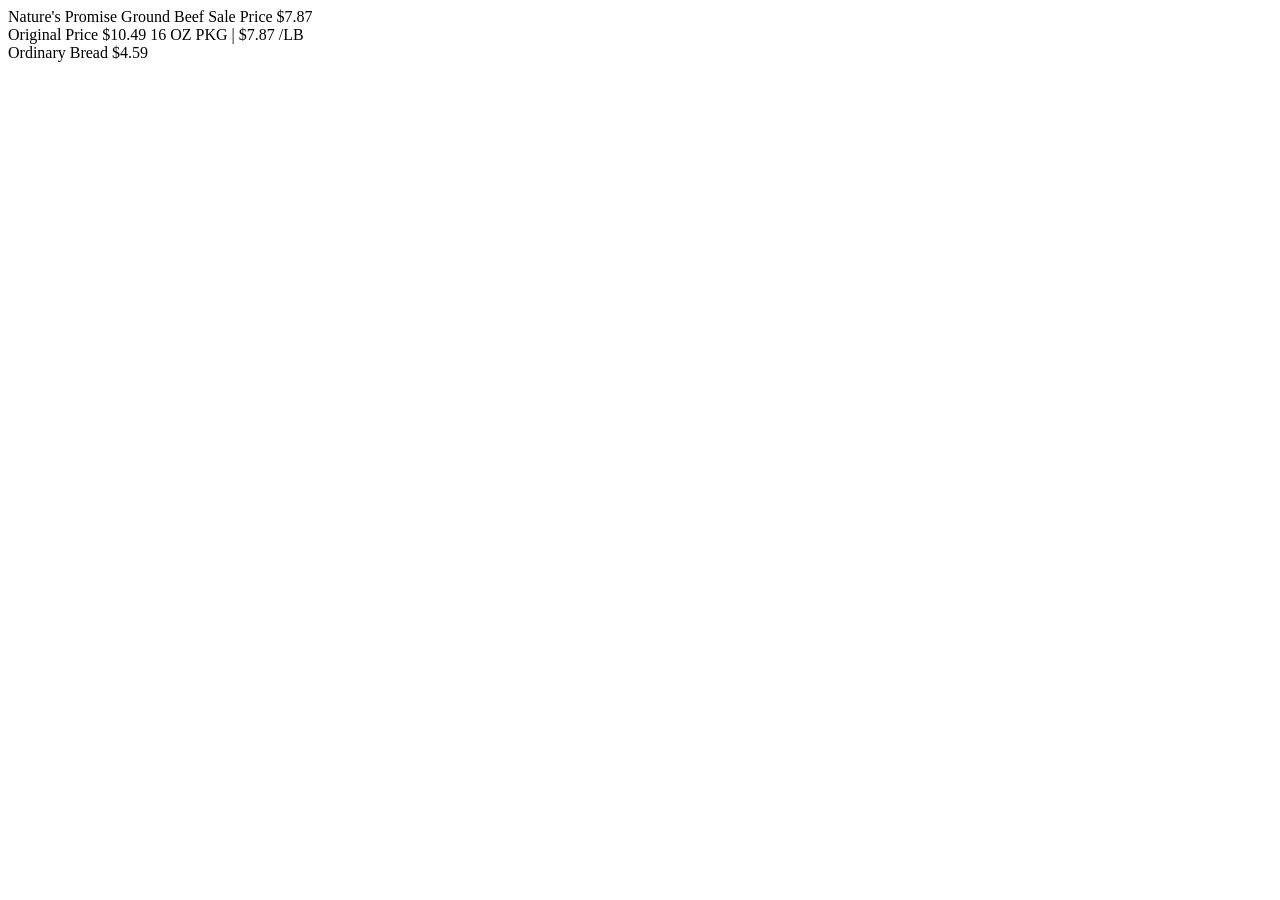
<file: tests/fixtures/promotions.html>
<!doctype html><html><head></head><body>
<article>Nature's Promise Ground Beef Sale Price $7.87</article>
<span>Original Price $10.49</span>
<span>16 OZ PKG | $7.87 /LB</span>
<article>Ordinary Bread $4.59</article>
</body></html>
</file>
<file: docs/assets/catalog-history.css>
:root{--ink:#17221d;--muted:#5d6b63;--paper:#f3f6f2;--card:#fff;--line:#dce5dd;--accent:#08783f;--accent-soft:#dff1e5;--danger:#a92f35;--focus:#ffb000;--shadow:0 12px 34px rgba(17,49,31,.08);--display:Georgia,serif;--body:ui-sans-serif,system-ui,-apple-system,BlinkMacSystemFont,"Segoe UI",sans-serif}
*{box-sizing:border-box}html{scroll-behavior:smooth}body{margin:0;background:var(--paper);color:var(--ink);font:15px/1.5 var(--body)}a{color:var(--accent);text-underline-offset:3px}button,input,select{font:inherit}button,a,input,select{border-radius:7px}button:focus-visible,a:focus-visible,input:focus-visible,select:focus-visible{outline:3px solid var(--focus);outline-offset:2px}.shell{width:min(1280px,calc(100% - 32px));margin:auto}.skip{position:absolute;left:-999px;top:0}.skip:focus{left:16px;top:16px;background:#fff;padding:10px;z-index:50}.nav{display:flex;gap:16px;flex-wrap:wrap;padding:14px 0;border-bottom:1px solid var(--line)}.hero{padding:54px 0 28px}.hero h1{max-width:980px;margin:0 0 10px;font:600 clamp(2.5rem,7vw,5.6rem)/.96 var(--display);letter-spacing:-.045em}.hero p{max-width:780px;margin:0;color:var(--muted);font-size:1.08rem}.freshness{display:flex;gap:8px;align-items:center;margin-top:18px;color:var(--muted);font-size:.9rem}.freshness::before{content:"";width:9px;height:9px;border-radius:50%;background:var(--accent)}.metrics{display:grid;grid-template-columns:repeat(4,1fr);gap:12px;margin:0 0 24px}.metric{padding:17px 18px;background:var(--card);border:1px solid var(--line);border-radius:12px;box-shadow:var(--shadow)}.metric span{display:block;color:var(--muted);font-size:.74rem;font-weight:750;letter-spacing:.06em;text-transform:uppercase}.metric strong{display:block;margin-top:4px;font-size:clamp(1.45rem,3vw,2rem);line-height:1.1}.workspace{margin-bottom:48px;background:var(--card);border:1px solid var(--line);border-radius:14px;box-shadow:var(--shadow);overflow:hidden}.controls{display:grid;grid-template-columns:minmax(230px,2fr) repeat(3,minmax(150px,1fr)) auto;gap:10px;padding:18px;border-bottom:1px solid var(--line)}.field{display:grid;gap:5px}.field label{color:var(--muted);font-size:.75rem;font-weight:750;letter-spacing:.04em;text-transform:uppercase}.field input,.field select{width:100%;min-height:42px;padding:9px 11px;color:var(--ink);background:#fff;border:1px solid var(--line)}.button{align-self:end;min-height:42px;padding:9px 14px;color:var(--accent);background:transparent;border:1px solid var(--accent);font-weight:700;cursor:pointer}.button:hover{background:var(--accent-soft)}.button.primary{color:#fff;background:var(--accent)}.results-bar{display:flex;justify-content:space-between;gap:16px;align-items:center;padding:13px 18px;color:var(--muted);border-bottom:1px solid var(--line)}.results-bar p{margin:0}.loading{padding:48px 18px;text-align:center;color:var(--muted)}.table-wrap{overflow-x:auto}table{width:100%;border-collapse:collapse}th,td{padding:12px 14px;text-align:left;border-bottom:1px solid var(--line);vertical-align:middle}th{position:sticky;top:0;background:#f9fbf9;color:var(--muted);font-size:.72rem;letter-spacing:.06em;text-transform:uppercase;z-index:1}tbody tr:hover{background:#f8fbf8}.product{min-width:260px;max-width:420px}.product strong,.product small{display:block}.product small{margin-top:3px;color:var(--muted);white-space:nowrap;overflow:hidden;text-overflow:ellipsis}.price{white-space:nowrap;font-weight:750}.change-up{color:var(--danger)}.change-down{color:var(--accent)}.status{display:inline-block;padding:3px 7px;border-radius:999px;background:var(--accent-soft);color:var(--accent);font-size:.72rem;font-weight:750;text-transform:capitalize}.status.missing{background:#f2e7e8;color:var(--danger)}.spark{display:block;width:112px;height:36px}.spark polyline,.spark path{fill:none;stroke:var(--accent);stroke-width:2}.spark circle{fill:var(--card);stroke:var(--accent);stroke-width:2}.view-button{padding:7px 10px;color:var(--accent);background:transparent;border:1px solid var(--line);font-weight:700;cursor:pointer}.pagination{display:flex;justify-content:space-between;align-items:center;gap:12px;padding:16px 18px}.pagination-buttons{display:flex;gap:8px}.pagination button{padding:8px 12px;color:var(--ink);background:#fff;border:1px solid var(--line);cursor:pointer}.pagination button:disabled{opacity:.42;cursor:not-allowed}.empty{padding:54px 18px;text-align:center;color:var(--muted)}dialog{width:min(960px,calc(100% - 24px));max-height:calc(100dvh - 24px);padding:0;color:var(--ink);background:var(--card);border:1px solid var(--line);border-radius:14px;box-shadow:0 24px 80px rgba(0,0,0,.24)}dialog::backdrop{background:rgba(13,25,18,.62)}.dialog-head{position:sticky;top:0;display:flex;justify-content:space-between;gap:18px;padding:18px 20px;background:var(--card);border-bottom:1px solid var(--line);z-index:2}.dialog-head h2{margin:0;font:600 clamp(1.5rem,4vw,2.3rem)/1.1 var(--display)}.dialog-head p{margin:6px 0 0;color:var(--muted);word-break:break-all}.icon-button{flex:none;width:42px;height:42px;color:var(--ink);background:transparent;border:1px solid var(--line);cursor:pointer}.dialog-body{padding:20px}.detail-actions{display:flex;gap:8px;flex-wrap:wrap;margin-bottom:18px}.detail-metrics{display:grid;grid-template-columns:repeat(4,1fr);gap:10px;margin-bottom:20px}.detail-metric{padding:13px;background:var(--paper);border-radius:9px}.detail-metric span,.detail-metric strong{display:block}.detail-metric span{color:var(--muted);font-size:.72rem;text-transform:uppercase}.detail-chart{padding:16px;border:1px solid var(--line);border-radius:10px}.detail-chart svg{display:block;width:100%;height:auto;overflow:visible}.detail-chart .axis{stroke:var(--line)}.detail-chart .series{fill:none;stroke:var(--accent);stroke-width:3}.detail-chart .regular{fill:none;stroke:var(--muted);stroke-width:2;stroke-dasharray:5 5}.detail-chart circle{fill:var(--card);stroke:var(--accent);stroke-width:2}.detail-chart text{fill:var(--muted);font-size:11px}.detail-table{margin-top:20px;overflow-x:auto}.detail-table table{min-width:620px}footer{padding:0 0 48px;color:var(--muted)}
.dialog-head>div{min-width:0}.dialog-head p{overflow:hidden;white-space:nowrap;text-overflow:ellipsis;word-break:normal}.icon-button{width:auto;min-width:70px;padding:0 12px}
@media(max-width:920px){.controls{grid-template-columns:1fr 1fr}.controls .search{grid-column:1/-1}.metrics,.detail-metrics{grid-template-columns:repeat(2,1fr)}}
@media(max-width:680px){.shell{width:min(100% - 20px,1280px)}.hero{padding-top:38px}.hero h1{font-size:2.7rem}.metrics{grid-template-columns:1fr 1fr}.controls{grid-template-columns:1fr}.controls .search{grid-column:auto}.results-bar{align-items:flex-start;flex-direction:column}.table-wrap{overflow:visible}table.catalog,table.catalog thead,table.catalog tbody,table.catalog tr,table.catalog td{display:block}table.catalog thead{position:absolute;left:-9999px}table.catalog tr{padding:16px;border-bottom:1px solid var(--line)}table.catalog td{display:grid;grid-template-columns:110px 1fr;gap:10px;padding:5px 0;border:0}table.catalog td::before{content:attr(data-label);color:var(--muted);font-size:.72rem;font-weight:750;letter-spacing:.05em;text-transform:uppercase}.product{min-width:0;max-width:none}.spark{width:140px}.pagination{align-items:flex-start;flex-direction:column}.detail-metrics{grid-template-columns:1fr 1fr}.dialog-body{padding:14px}.dialog-head{padding:15px}.detail-chart{overflow-x:auto}.detail-chart svg{min-width:620px}}
@media(max-width:420px){.metrics,.detail-metrics{grid-template-columns:1fr}.hero h1{font-size:2.35rem}}
@media(prefers-reduced-motion:reduce){html{scroll-behavior:auto}}
</file>
